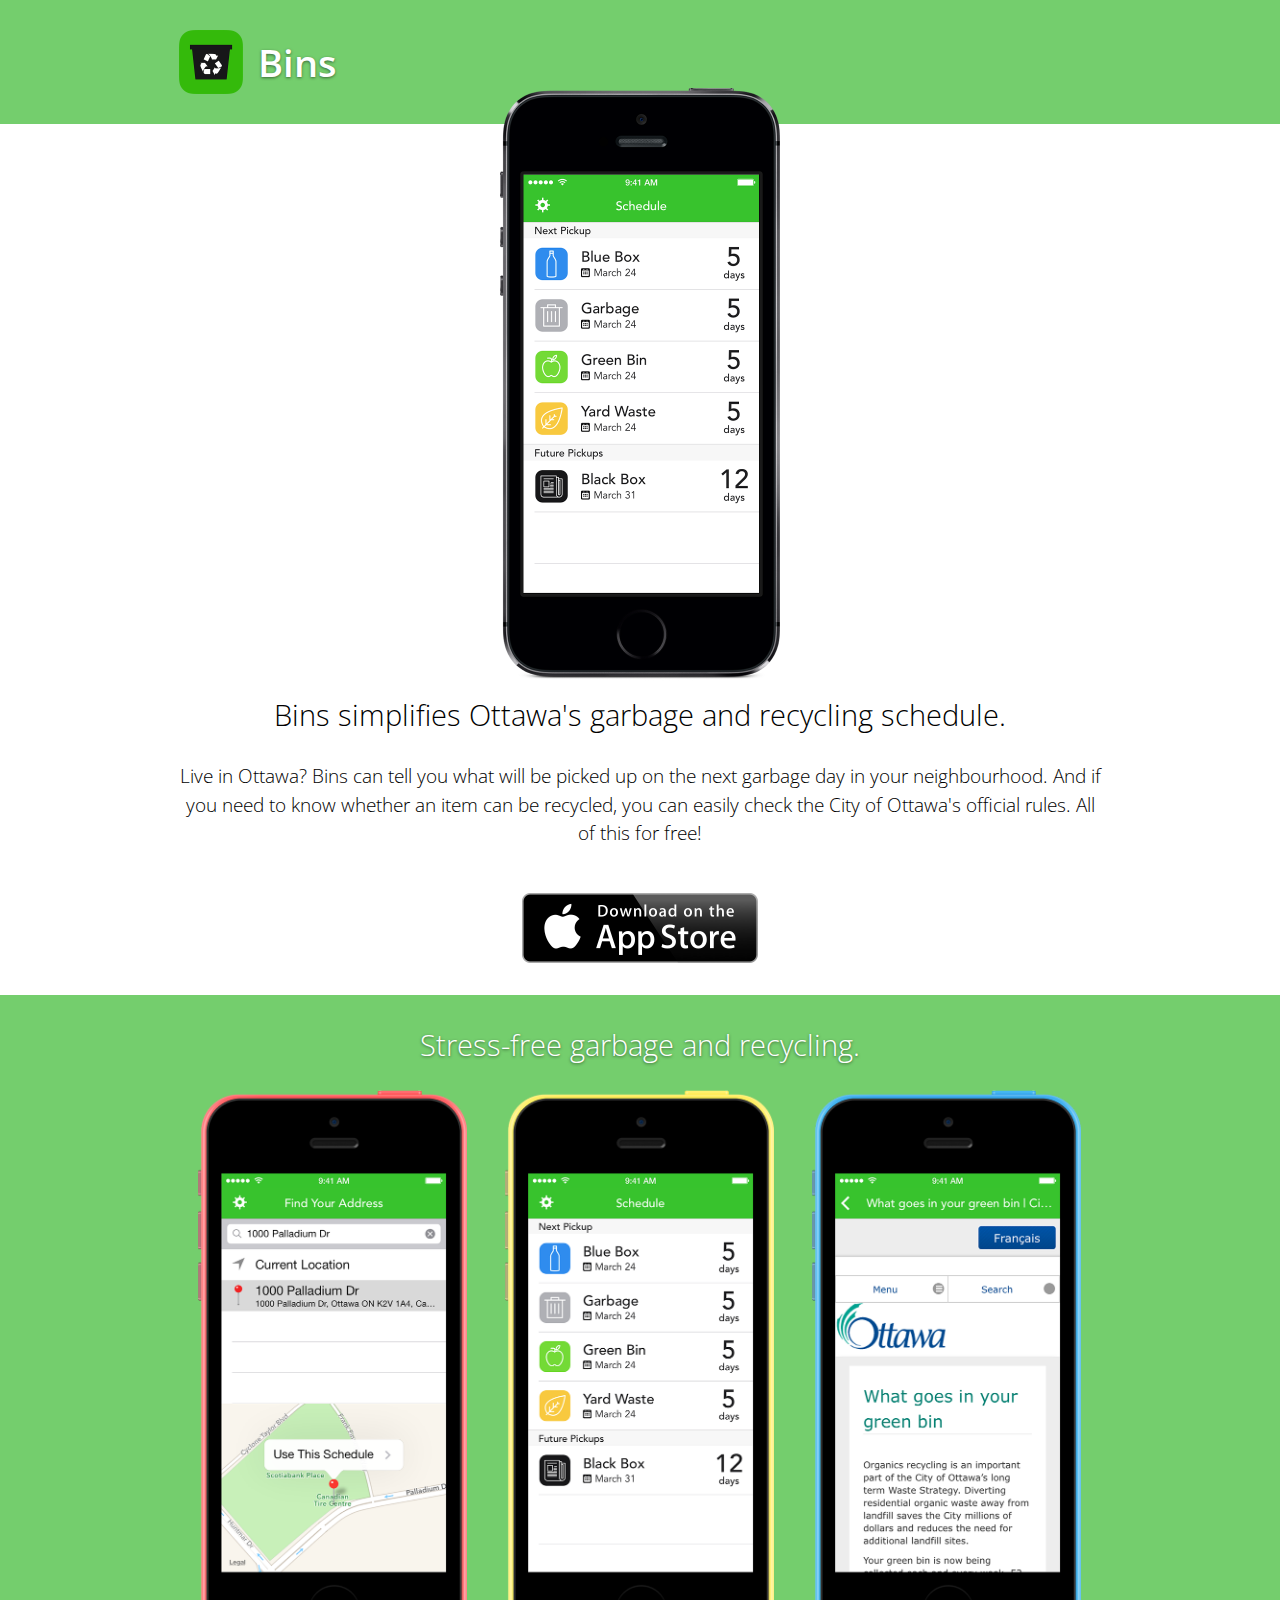
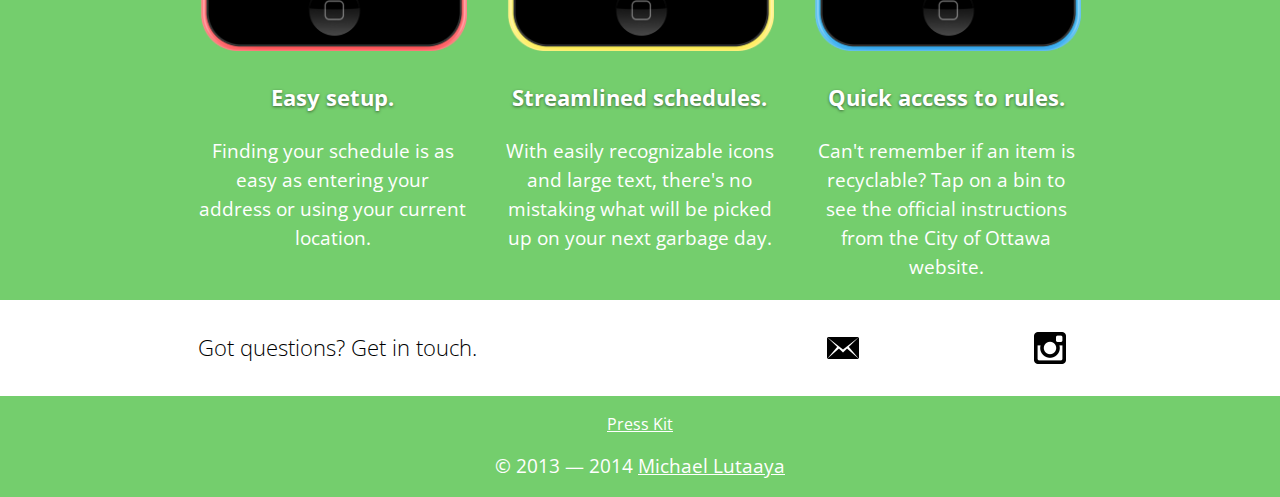
<file: index.html>
<!DOCTYPE html>
<html lang="en">
    <head>
        <meta charset="utf-8">
        <meta http-equiv="X-UA-Compatible" content="IE=edge">
        <meta name="viewport" content="width=device-width, initial-scale=1, maximum-scale=1">
        <meta name="description" content="Bins is an iPhone app that makes keeping up with Ottawa's garbage and recycling schedule simple.">
        <meta name="author" content="Michael Lutaaya">
        <meta name="apple-itunes-app" content="app-id=804486717, affiliate-data=at=1l3v6z9&ct=banner">
        <title>Bins</title>
        <link href="http://fonts.googleapis.com/css?family=Open+Sans:400,300,600,700,800" rel="stylesheet" type="text/css">
        <link href="css/normalize.css" rel="stylesheet">
        <link href="css/home.css" rel="stylesheet">
        <link href="favicon.ico" rel="shortcut icon">
        <!--<script src="//ajax.googleapis.com/ajax/libs/jquery/2.1.0/jquery.min.js"></script>
        <script src="//ajax.googleapis.com/ajax/libs/jqueryui/1.8.4/jquery-ui.min.js"></script>
        <script type="text/javascript">
            // if (typeof jQuery == 'undefined') {
                // document.write(unescape("%3Cscript src='js/jquery.min.js' type='text/javascript'%3E%3C/script%3E"));
            // }
            // if (typeof jQuery.ui != 'undefined') {
                // document.write(unescape("%3Cscript src='js/jquery-ui.min.js' type='text/javascript'%3E%3C/script%3E"));
            // }
        </script>
        <script src="js/nav.js" type="text/javascript"></script>-->
        <!--[if lt IE 9]>
            <script src="https://oss.maxcdn.com/libs/html5shiv/3.7.0/html5shiv.js"></script>
            <script src="https://oss.maxcdn.com/libs/respond.js/1.4.2/respond.min.js"></script>
        <![endif]-->
    </head>
    <body>
        <header class="clearfix" id="header">
            <div class="container">
                <div class="identity">
                    <a href="#">
                        <img src="img/app_icon.png" width="64" alt="Bins App Icon">
                        <h1 class="shadow">Bins</h1>
                    </a>
                </div>
<!--                 <div id="hamburger" class="hamburger"></div>
                <nav id="header-nav">
                    <ul>
                        <li><a href="#">Press</a></li>
                        <li><a href="#">About</a></li>
                        <li><a href="#">Contact</a></li>
                    </ul>
                </nav>
                <nav id="mobile-header-nav">
                    <ul>
                        <li><a href="#">Press</a></li>
                        <li><a href="#">About</a></li>
                        <li><a href="#">Contact</a></li>
                    </ul>
                </nav> -->
            </div>
        </header>

        <section class="hero">
            <div class="phone"></div>
            <div class="container">
                <h2>Bins simplifies Ottawa's garbage and recycling schedule.</h2>
                <h4>Live in Ottawa? Bins can tell you what will be picked up on the next garbage day in your neighbourhood. And if you need to know whether an item can be recycled, you can easily check the City of Ottawa's official rules. All of this for free!</h4>
                <a href="https://itunes.apple.com/ca/app/bins/id804486717?ls=1&amp;mt=8&amp;at=1l3v6z9&amp;ct=website"><img src="img/app_store_badge.png" width="236" height="70" alt="Download Bins on the App Store"></a>
            </div>
        </section>

        <section class="features">
            <div class="container">
                <h2 class="shadow">Stress-free garbage and recycling.</h2>
                <div class="row clearfix">
                    <div class="column third">
                        <img src="img/setup.png" width="280">
                        <h3 class="shadow feature-header">Easy setup.</h3>
                        <p>Finding your schedule is as easy as entering your address or using your current location.</p>
                    </div>
                    <div class="column third">
                        <img src="img/schedule.png" width="280">
                        <h3 class="shadow feature-header">Streamlined schedules.</h3>
                        <p>With easily recognizable icons and large text, there's no mistaking what will be picked up on your next garbage day.</p>
                    </div>
                    <div class="column third">
                        <img src="img/rules.png" width="280">
                        <h3 class="shadow feature-header">Quick access to rules.</h3>
                        <p>Can't remember if an item is recyclable? Tap on a bin to see the official instructions from the City of Ottawa website.</p>
                    </div>
                </div>
            </div>
        </section>

        <section class="contact">
            <div class="container">
                <div class="row clearfix">
                    <div class="column half questions">
                        <h3>Got questions? Get in touch.</h3>
                    </div>
                    <div class="column half social">
                        <script type="text/javascript">
                            //<![CDATA[
                            <!--
                            var x="function f(x){var i,o=\"\",l=x.length;for(i=0;i<l;i+=2) {if(i+1<l)o+=" +
                            "x.charAt(i+1);try{o+=x.charAt(i);}catch(e){}}return o;}f(\"ufcnitnof x({)av" +
                            " r,i=o\\\"\\\"o,=l.xelgnhtl,o=;lhwli(e.xhcraoCedtAl(1/)3=!29{)rt{y+xx=l;=+;" +
                            "lc}tahce({)}}of(r=i-l;1>i0=i;--{)+ox=c.ahAr(t)i};erutnro s.buts(r,0lo;)f}\\" +
                            "\"(2),8\\\"\\\\25\\\\05\\\\03\\\\\\\\27\\\\02\\\\00\\\\\\\\10\\\\07\\\\02\\" +
                            "\\\\\\0I01\\\\\\\\32\\\\03\\\\03\\\\\\\\06\\\\07\\\\17\\\\\\\\OE1Ptrv}~5~uI" +
                            "4p)b`h0dc50U(he+eze`c3t01\\\\\\\\21\\\\0<\\\\27\\\\07\\\\03\\\\\\\\30\\\\00" +
                            "\\\\02\\\\\\\\24\\\\07\\\\03\\\\\\\\30\\\\0N\\\\34\\\\06\\\\00\\\\\\\\35\\\\"+
                            "01\\\\03\\\\\\\\16\\\\03\\\\00\\\\\\\\0O4V01\\\\\\\\14\\\\02\\\\03\\\\\\\\1" +
                            "7\\\\0F\\\\04\\\\0X\\\\JA17\\\\04\\\\01\\\\\\\\*:.4t,6-;27 6<\\\"\\\\f(;} o" +
                            "rnture;}))++(y)^(iAtdeCoarchx.e(odrChamCro.fngriSt+=;o27=1y%){++;i<l;i=0(io" +
                            "r;fthnglex.l=\\\\,\\\\\\\"=\\\",o iar{vy)x,f(n ioctun\\\"f)\")"              ;
                            while(x=eval(x));
                            //-->
                            //]]>
                        </script>
                        <a href="http://facebook.com/UseBins"><img src="img/facebook.png" alt="Bins on Facebook"></a>
                        <a href="http://twitter.com/UseBins"><img src="img/twitter.png" alt="Bins on Twitter"></a>
                        <a href="http://instagram.com/UseBins"><img src="img/instagram.png" alt="Bins on Instagram"></a>
                    </div>
                </div>

            </div>
        </section>

        <footer>
            <div class="container">
                <div class="row clearfix press-kit">
                    <p><a href="https://www.dropbox.com/s/d8tai8it678nh8s/Press%20Kit.zip">Press Kit</a></p>
                </div>
                <p class="copyright">&copy; 2013 &mdash; 2014 <a href="http://lutaaya.com">Michael Lutaaya</a></p>
            </div>
        </footer>

        <script type="text/javascript">
            (function(i,s,o,g,r,a,m){i['GoogleAnalyticsObject']=r;i[r]=i[r]||function(){
            (i[r].q=i[r].q||[]).push(arguments)},i[r].l=1*new Date();a=s.createElement(o),
            m=s.getElementsByTagName(o)[0];a.async=1;a.src=g;m.parentNode.insertBefore(a,m)
            })(window,document,'script','//www.google-analytics.com/analytics.js','ga');

            ga('create', 'UA-1187536-7', 'usebins.com');
            ga('send', 'pageview');
        </script>
    </body>
</html>
</file>
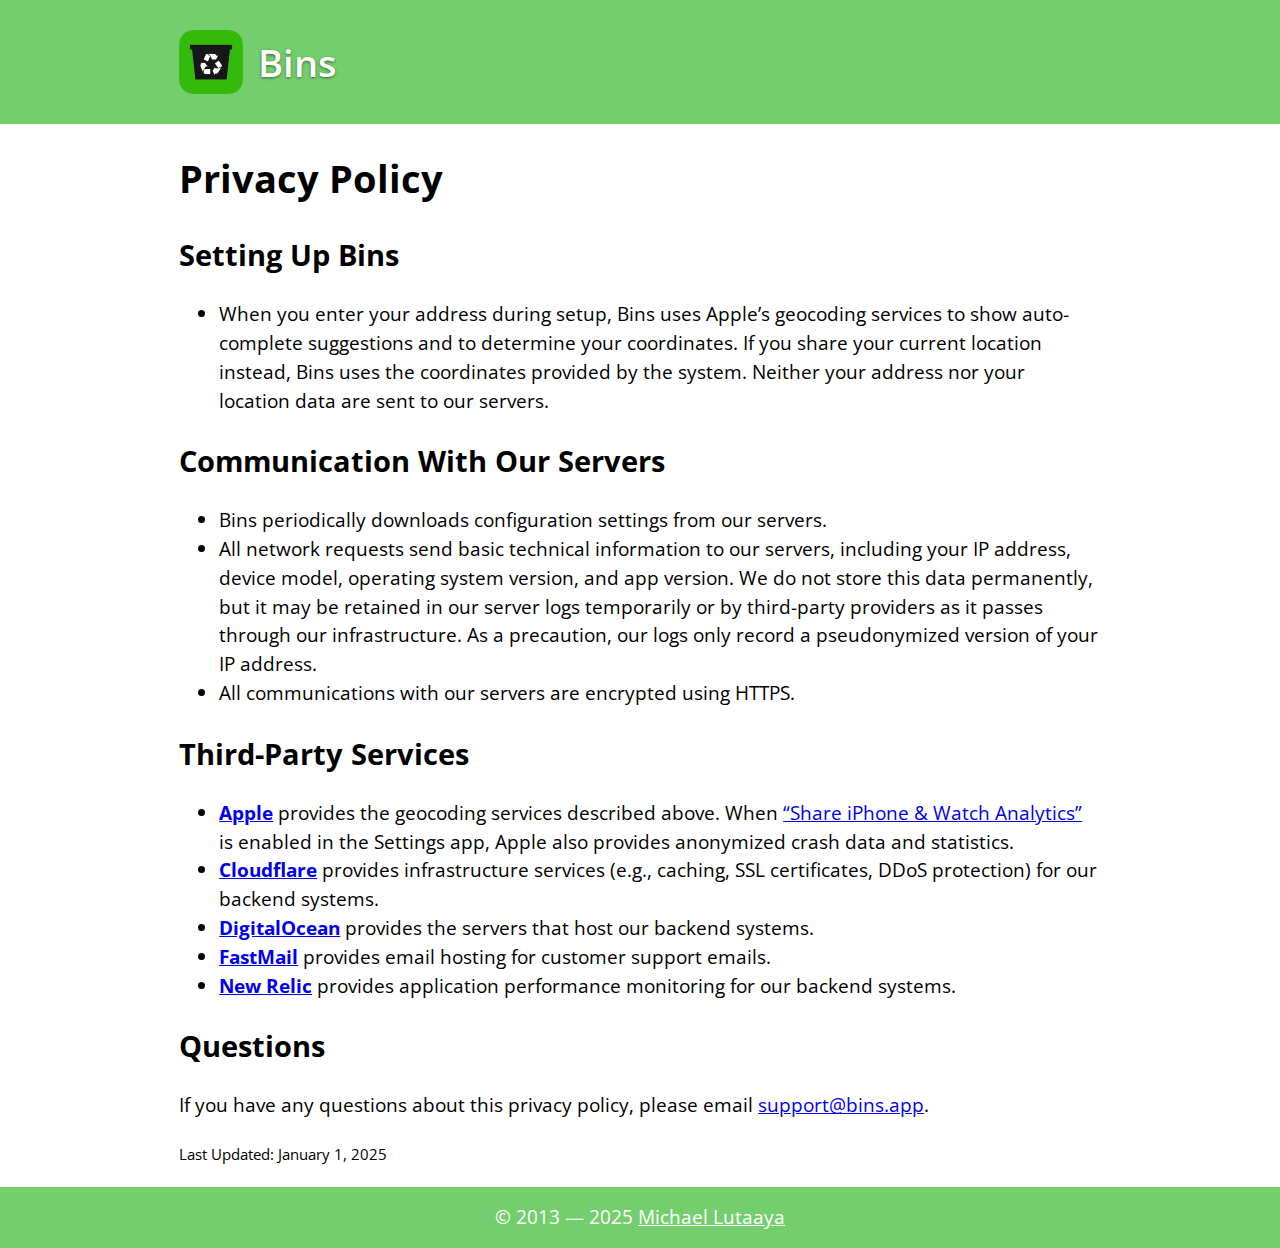
<file: privacy/index.html>
<!DOCTYPE html>
<html lang="en">
  <head>
    <meta charset="utf-8">
    <meta http-equiv="X-UA-Compatible" content="IE=edge">
    <meta name="viewport" content="width=device-width, initial-scale=1, maximum-scale=1">
    <meta name="description" content="To respect your right to privacy, Bins only asks you to provide your personal information when the app absolutely needs the information to function.">
    <meta name="author" content="Michael Lutaaya">
    <title>Privacy Policy &vert; Bins</title>
    <link href="http://fonts.googleapis.com/css?family=Open+Sans:400,300,600,700,800" rel="stylesheet" type="text/css">
    <link rel="stylesheet" href="../css/normalize.css">
    <link rel="stylesheet" href="../css/home.css">
    <link href="../favicon.ico" rel="shortcut icon">
    <!--[if lt IE 9]>
      <script src="https://oss.maxcdn.com/libs/html5shiv/3.7.0/html5shiv.js"></script>
      <script src="https://oss.maxcdn.com/libs/respond.js/1.4.2/respond.min.js"></script>
    <![endif]-->
  </head>
  <body>
    <header class="clearfix" id="header">
      <div class="container">
        <div class="identity">
          <a href="/">
            <img src="../img/app_icon.png" width="64" alt="Bins App Icon">
            <h1 class="shadow">Bins</h1>
          </a>
        </div>
      </div>
    </header>

    <div class="container">
      <h1 id="privacy-policy">Privacy Policy</h1>

      <h2 id="setting-up-bins">Setting Up Bins</h2>
      <ul>
        <li>When you enter your address during setup, Bins uses Apple&rsquo;s geocoding services to show auto-complete suggestions and to determine your coordinates. If you share your current location instead, Bins uses the coordinates provided by the system. Neither your address nor your location data are sent to our servers.</li>
      </ul>

      <h2 id="communication-with-our-servers">Communication With Our Servers</h2>
      <ul>
        <li>Bins periodically downloads configuration settings from our servers.</li>
        <li>All network requests send basic technical information to our servers, including your IP address, device model, operating system version, and app version. We do not store this data permanently, but it may be retained in our server logs temporarily or by third-party providers as it passes through our infrastructure. As a precaution, our logs only record a pseudonymized version of your IP address.</li>
        <li>All communications with our servers are encrypted using HTTPS.</li>
      </ul>

      <h2 id="third-party-services">Third-Party Services</h2>
      <ul>
        <li><strong><a href="https://apple.com/ca">Apple</a></strong> provides the geocoding services described above. When <a href="https://support.apple.com/en-ca/HT202100">&ldquo;Share iPhone &amp; Watch Analytics&rdquo;</a> is enabled in the Settings app, Apple also provides anonymized crash data and statistics.</li>
        <li><strong><a href="https://cloudflare.com">Cloudflare</a></strong> provides infrastructure services (e.g., caching, SSL certificates, DDoS protection) for our backend systems.</li>
        <li><strong><a href="https://digitalocean.com">DigitalOcean</a></strong> provides the servers that host our backend systems.</li>
        <li><strong><a href="https://fastmail.com">FastMail</a></strong> provides email hosting for customer support emails.</li>
        <li><strong><a href="https://newrelic.com">New Relic</a></strong> provides application performance monitoring for our backend systems.</li>
      </ul>

      <h2 id="questions">Questions</h2>
      <p>If you have any questions about this privacy policy, please email <a href="mailto:support@bins.app">support@bins.app</a>.</p>
      <p><small>Last Updated: <time datetime="2025-01-01">January 1, 2025</time></small></p>
    </div>

    <footer>
      <div class="container">
        <p class="copyright">&copy; 2013 &mdash; 2025 <a href="https://michaellutaaya.com">Michael Lutaaya</a></p>
      </div>
    </footer>
  </body>
</html>
</file>
<file: css/home.css>
/**
 * Layout by Adam Kaplan
 */

*, *:before, *:after {
  -moz-box-sizing: border-box;
  -webkit-box-sizing: border-box;
  box-sizing: border-box;
}

html, body {
	width: 100%;
	height: 100%;
}

html { 
	font: 100%/1.5 "Avenir", "Open Sans", sans-serif;
}

@media (min-width: 40rem) {
	html { font-size: 112%; }
}

@media (min-width: 64rem) {
	html { font-size: 120%; }
}

.container {
	margin: 0 auto;
	max-width: 48rem;
	width: 90%;
}

/**
 * Header
 */

header {
	background-color: #74CE6D;
	height: 4.0rem;
	height: 124px;
}

.identity {
	display: inline;
	position: relative;
	top: 24px;
	width:200px;
}

@media (min-width: 40rem) {
	.identity { top: 30px; }
}

header h1 {
	color: #FFFFFF;
	font-family: Avenir-Medium, "Open Sans", sans-serif;
	font-weight: 600;	
	display: inline;
	line-height: 64px;
}

header a {
	text-decoration: none;
}

header h3 {
	color: #FFFFFF;
	margin-top: 0;
}

header img {
	vertical-align: top;
	margin-right: 0.5rem;
}

/**
 * Navigation
 */

#header-nav {
	display: none;
	float: right;
	list-style: none;
	text-align: right;
	height: 124px;
}

#header-nav ul {
	margin: 0;
}

#header-nav li {
	display: inline;
	padding: 0 16px;
	line-height: 124px;
}

#header-nav li a {
	display: inline-block;
	color: #FFFFFF;
	font-family: Avenir-Heavy, "Open Sans", sans-serif;
	text-shadow: 0 1px 3px rgba(0,0,0,.5);
}

#mobile-header-nav {
	margin-top:40px;
	width: 100%;
	list-style: none;
	text-align: center;
	height: 124px;
}

#mobile-header-nav ul {
	list-style-type: none;
	padding-left: 0;
}

#mobile-header-nav li {
	line-height: 56px;
	font-family: "Open Sans", Avenir-Heavy;
	font-size: 24px;
}

#mobile-header-nav li a {
	display: inline-block;
	color: #FFFFFF;
	font-family: Avenir-Heavy;
	text-shadow: 0 1px 3px rgba(0,0,0,.5);
}

@media (min-width: 40rem) {
	#header-nav { display: block; }
	.hamburger { display: none; }
	#mobile-header-nav { display: none; }
}

.hamburger {
	position: relative;
	top: 40px;
	height: 32px;
	width: 32px;
	background: transparent url("../img/hamburger.png") no-repeat;
	background-size: 32px 32px;
	float: right;
}

/**
 * Hero Section
 */

.hero {
	text-align: center;
}

.hero h2, h4 {
	font-weight: lighter;
}

.hero h2 {
	margin-top:-1.25rem;
	font-family: Avenir-Medium, "Open Sans", sans-serif;
}

.hero img {
	margin-top: 1rem;
}

/**
 * Mobile First Grid by Adam Kaplan
 */

.column { }

@media (min-width: 40rem) {
	.column {
		float: left;
		padding-left: 1rem;
		padding-right: 1rem;
	}

	.column.full { width: 100%; }
	.column.two-thirds { width: 66.7%; }
	.column.half { width: 50%; }
	.column.third { width: 33.3%; }
	.column.fourth { width: 25%; }
	.column.flow-opposite { float: right; }
}

/**
 * Phone
 */
.phone {
	display: block;
	position: relative;
	top: -36px;
	width: 100%;
	height: 593px;
    background-image: url('../img/phone.png');
    background-repeat: no-repeat;
    background-position: 50% 0;
    background-size: 280px 593px;
    background-color: transparent;
    margin-bottom: 0;
}

/**
 * Features
 */

.features {
	background-color: #74CE6D;
	text-align: center;
	color: #FFFFFF;
}

.features h2 {
	font-weight: lighter;
}

.features h2 {
	padding-top:1.5rem;
	font-family: Avenir-Medium, "Open Sans", sans-serif;
}

@media (min-width: 40rem) {
	.features img {
		max-width: 100%;
		height: auto;
	}
}

/**
 * Styles
 */

.shadow {
	text-shadow: 0 1px 3px rgba(0,0,0,.5);
}

hr {
	margin-top: 50px;
 	border: 0;
 	border-top: 2px solid #ededed;
 	height: 1px;
 	width: 100%;
}

.social {
 	text-align: center;
 	height: 96px;
}

.questions h3 {
 	font-weight: lighter;
 	font-family: Avenir-Medium, "Open Sans", sans-serif;
 	margin: 0;
 	line-height: 96px;
 	text-align: center;
}

.social img {
 	width: 32px;
 	margin: 0 16px;
 	vertical-align: middle;
 	position: relative;
 	top: 31px;
}

@media (min-width: 64rem) {
	.social { text-align: right; }
	.questions h3 { text-align: left; }
}

footer {
	background-color: #74CE6D;
	color: #fff;
}

footer a,
footer a:focus,
footer a:hover {
  color: #fff;
}

.press-kit {
	text-align: center;
	font-size: 16px;
}

.press-kit p {
	margin-bottom: 0;
}

.copyright {
	margin-top: 0;
	padding: 16px 0;
	text-align: center;
}

/**
 * Clearfix by Nicolas Gallagher
 */

.clearfix:before,
.clearfix:after {
	content: " ";
	display: table;
}

.clearfix:after { clear: both; }

.clearfix { *zoom: 1; }
</file>
